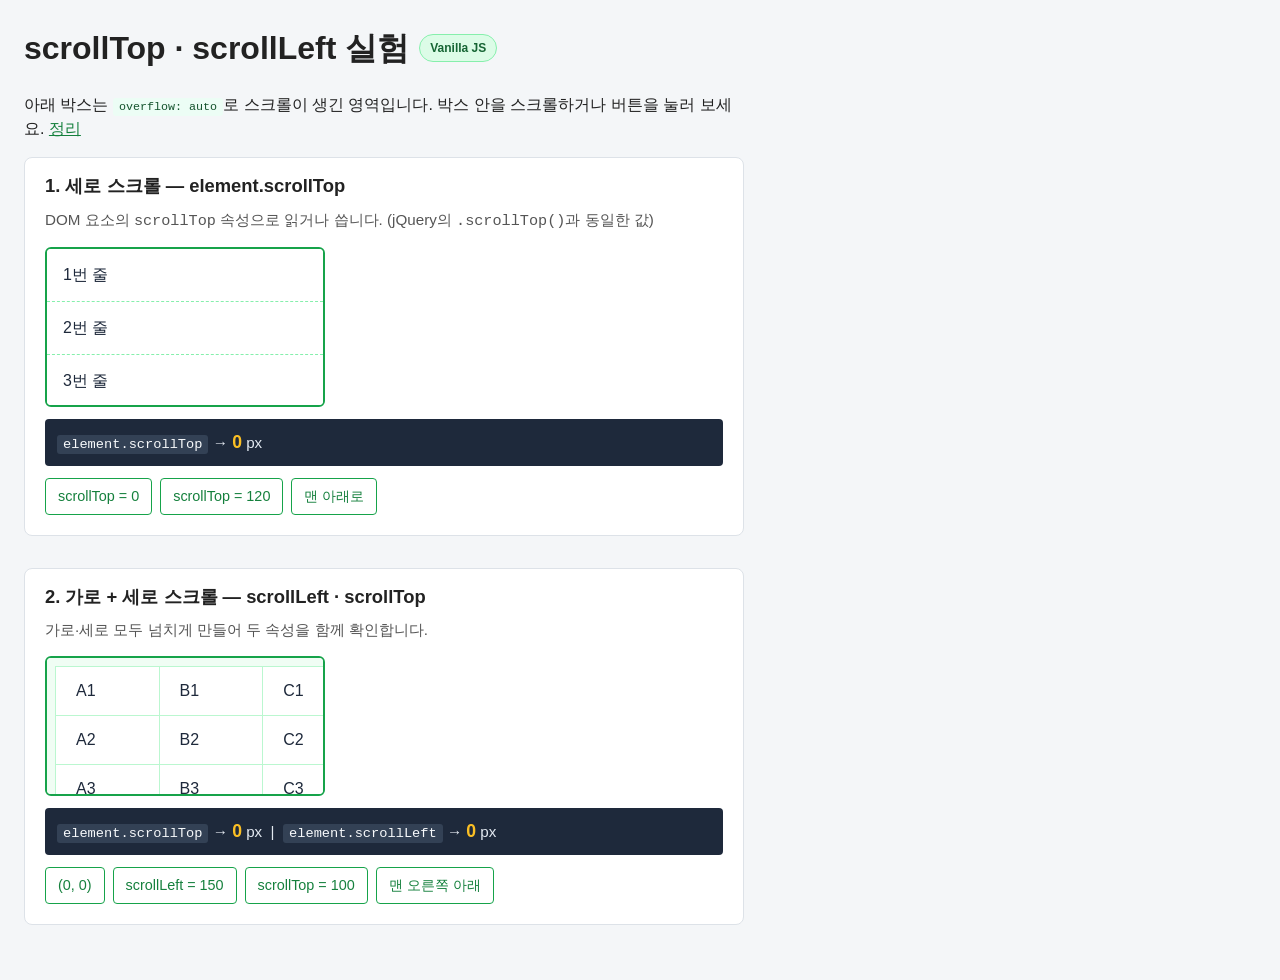
<file: 03.Frontend/03-02.JavaScript-DOM/3-2.01.scroll-position/index.html>
<!DOCTYPE html>
<html lang="ko">
<head>
	<meta charset="UTF-8">
	<meta name="viewport" content="width=device-width, initial-scale=1.0">
	<title>scrollTop / scrollLeft 실험 (순수 JavaScript)</title>
	<link rel="stylesheet" href="style.css">
	<script src="script.js" defer></script>
</head>
<body>
	<h1>scrollTop · scrollLeft 실험 <span class="badge">Vanilla JS</span></h1>
	<p class="intro">
		아래 박스는 <code>overflow: auto</code>로 스크롤이 생긴 영역입니다.
		박스 안을 스크롤하거나 버튼을 눌러 보세요.
		<a href="README.md">정리</a>
	</p>

	<section class="panel">
		<h2>1. 세로 스크롤 — element.scrollTop</h2>
		<p class="hint">DOM 요소의 <code>scrollTop</code> 속성으로 읽거나 씁니다. (jQuery의 <code>.scrollTop()</code>과 동일한 값)</p>

		<div id="box-vertical" class="scroll-box scroll-box--vertical">
			<div class="scroll-content">
				<p>1번 줄</p>
				<p>2번 줄</p>
				<p>3번 줄</p>
				<p>4번 줄</p>
				<p>5번 줄</p>
				<p>6번 줄</p>
				<p>7번 줄</p>
				<p>8번 줄</p>
				<p>9번 줄</p>
				<p>10번 줄 — 끝</p>
			</div>
		</div>

		<div class="readout">
			<code>element.scrollTop</code> → <strong id="read-vertical">0</strong> px
		</div>

		<div class="controls">
			<button type="button" data-target="#box-vertical" data-action="top">scrollTop = 0</button>
			<button type="button" data-target="#box-vertical" data-action="middle-v">scrollTop = 120</button>
			<button type="button" data-target="#box-vertical" data-action="bottom-v">맨 아래로</button>
		</div>
	</section>

	<section class="panel">
		<h2>2. 가로 + 세로 스크롤 — scrollLeft · scrollTop</h2>
		<p class="hint">가로·세로 모두 넘치게 만들어 두 속성을 함께 확인합니다.</p>

		<div id="box-both" class="scroll-box scroll-box--both">
			<div class="scroll-content scroll-content--wide">
				<table>
					<tbody>
						<tr><td>A1</td><td>B1</td><td>C1</td><td>D1</td><td>E1</td><td>F1</td></tr>
						<tr><td>A2</td><td>B2</td><td>C2</td><td>D2</td><td>E2</td><td>F2</td></tr>
						<tr><td>A3</td><td>B3</td><td>C3</td><td>D3</td><td>E3</td><td>F3</td></tr>
						<tr><td>A4</td><td>B4</td><td>C4</td><td>D4</td><td>E4</td><td>F4</td></tr>
						<tr><td>A5</td><td>B5</td><td>C5</td><td>D5</td><td>E5</td><td>F5</td></tr>
						<tr><td>A6</td><td>B6</td><td>C6</td><td>D6</td><td>E6</td><td>F6</td></tr>
						<tr><td>A7</td><td>B7</td><td>C7</td><td>D7</td><td>E7</td><td>F7</td></tr>
						<tr><td>A8</td><td>B8</td><td>C8</td><td>D8</td><td>E8</td><td>F8</td></tr>
					</tbody>
				</table>
			</div>
		</div>

		<div class="readout">
			<code>element.scrollTop</code> → <strong id="read-top-both">0</strong> px
			&nbsp;|&nbsp;
			<code>element.scrollLeft</code> → <strong id="read-left-both">0</strong> px
		</div>

		<div class="controls">
			<button type="button" data-target="#box-both" data-action="top-left">(0, 0)</button>
			<button type="button" data-target="#box-both" data-action="scroll-right">scrollLeft = 150</button>
			<button type="button" data-target="#box-both" data-action="scroll-down">scrollTop = 100</button>
			<button type="button" data-target="#box-both" data-action="bottom-right">맨 오른쪽 아래</button>
		</div>
	</section>
</body>
</html>
</file>
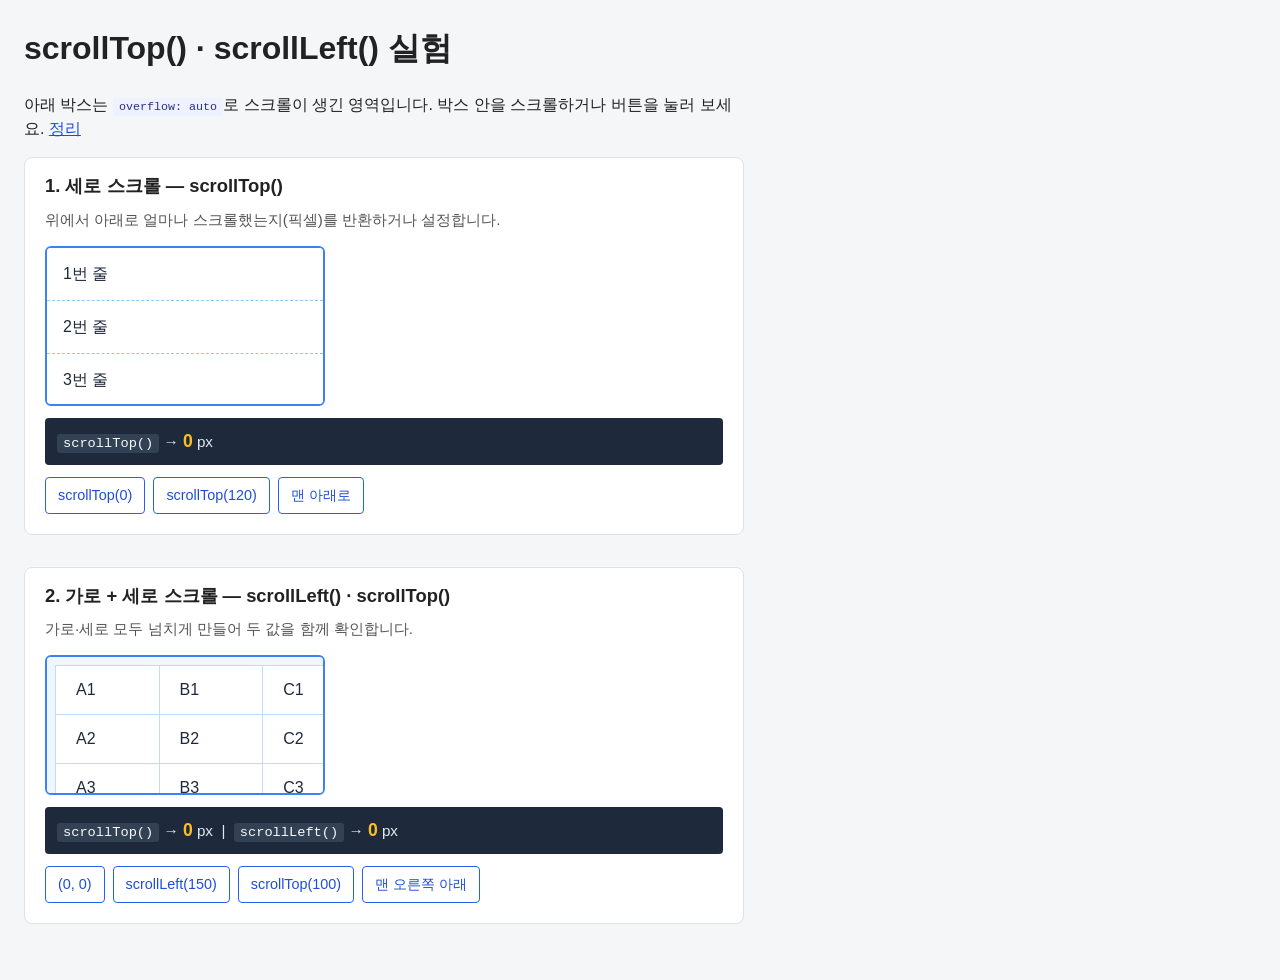
<file: 03.Frontend/03-03.jQuery/3-3.01.scroll-position/index.html>
<!DOCTYPE html>
<html lang="ko">
<head>
	<meta charset="UTF-8">
	<meta name="viewport" content="width=device-width, initial-scale=1.0">
	<title>scrollTop / scrollLeft 실험</title>
	<link rel="stylesheet" href="style.css">
	<script src="https://code.jquery.com/jquery-3.7.1.min.js"></script>
	<script src="script.js" defer></script>
</head>
<body>
	<h1>scrollTop() · scrollLeft() 실험</h1>
	<p class="intro">
		아래 박스는 <code>overflow: auto</code>로 스크롤이 생긴 영역입니다.
		박스 안을 스크롤하거나 버튼을 눌러 보세요.
		<a href="README.md">정리</a>
	</p>

	<section class="panel">
		<h2>1. 세로 스크롤 — scrollTop()</h2>
		<p class="hint">위에서 아래로 얼마나 스크롤했는지(픽셀)를 반환하거나 설정합니다.</p>

		<div id="box-vertical" class="scroll-box scroll-box--vertical">
			<div class="scroll-content">
				<p>1번 줄</p>
				<p>2번 줄</p>
				<p>3번 줄</p>
				<p>4번 줄</p>
				<p>5번 줄</p>
				<p>6번 줄</p>
				<p>7번 줄</p>
				<p>8번 줄</p>
				<p>9번 줄</p>
				<p>10번 줄 — 끝</p>
			</div>
		</div>

		<div class="readout">
			<code>scrollTop()</code> → <strong id="read-vertical">0</strong> px
		</div>

		<div class="controls">
			<button type="button" data-target="#box-vertical" data-action="top">scrollTop(0)</button>
			<button type="button" data-target="#box-vertical" data-action="middle-v">scrollTop(120)</button>
			<button type="button" data-target="#box-vertical" data-action="bottom-v">맨 아래로</button>
		</div>
	</section>

	<section class="panel">
		<h2>2. 가로 + 세로 스크롤 — scrollLeft() · scrollTop()</h2>
		<p class="hint">가로·세로 모두 넘치게 만들어 두 값을 함께 확인합니다.</p>

		<div id="box-both" class="scroll-box scroll-box--both">
			<div class="scroll-content scroll-content--wide">
				<table>
					<tbody>
						<tr><td>A1</td><td>B1</td><td>C1</td><td>D1</td><td>E1</td><td>F1</td></tr>
						<tr><td>A2</td><td>B2</td><td>C2</td><td>D2</td><td>E2</td><td>F2</td></tr>
						<tr><td>A3</td><td>B3</td><td>C3</td><td>D3</td><td>E3</td><td>F3</td></tr>
						<tr><td>A4</td><td>B4</td><td>C4</td><td>D4</td><td>E4</td><td>F4</td></tr>
						<tr><td>A5</td><td>B5</td><td>C5</td><td>D5</td><td>E5</td><td>F5</td></tr>
						<tr><td>A6</td><td>B6</td><td>C6</td><td>D6</td><td>E6</td><td>F6</td></tr>
						<tr><td>A7</td><td>B7</td><td>C7</td><td>D7</td><td>E7</td><td>F7</td></tr>
						<tr><td>A8</td><td>B8</td><td>C8</td><td>D8</td><td>E8</td><td>F8</td></tr>
					</tbody>
				</table>
			</div>
		</div>

		<div class="readout">
			<code>scrollTop()</code> → <strong id="read-top-both">0</strong> px
			&nbsp;|&nbsp;
			<code>scrollLeft()</code> → <strong id="read-left-both">0</strong> px
		</div>

		<div class="controls">
			<button type="button" data-target="#box-both" data-action="top-left">(0, 0)</button>
			<button type="button" data-target="#box-both" data-action="scroll-right">scrollLeft(150)</button>
			<button type="button" data-target="#box-both" data-action="scroll-down">scrollTop(100)</button>
			<button type="button" data-target="#box-both" data-action="bottom-right">맨 오른쪽 아래</button>
		</div>
	</section>
</body>
</html>
</file>
<file: 03.Frontend/03-02.JavaScript-DOM/3-2.01.scroll-position/style.css>
* {
	box-sizing: border-box;
}

body {
	margin: 0;
	padding: 24px;
	font-family: "Segoe UI", sans-serif;
	background: #f4f6f8;
	color: #222;
	line-height: 1.5;
}

h1 {
	margin-top: 0;
	display: flex;
	align-items: center;
	gap: 10px;
	flex-wrap: wrap;
}

.badge {
	display: inline-block;
	padding: 4px 10px;
	font-size: 0.75rem;
	font-weight: 600;
	color: #166534;
	background: #dcfce7;
	border: 1px solid #86efac;
	border-radius: 999px;
}

.intro {
	max-width: 720px;
}

.panel {
	max-width: 720px;
	margin-bottom: 32px;
	padding: 16px 20px 20px;
	background: #fff;
	border: 1px solid #dde2e8;
	border-radius: 8px;
}

.panel h2 {
	margin: 0 0 10px;
	padding: 0;
	font-size: 1.15rem;
	line-height: 1.35;
}

.hint {
	margin: 0 0 14px;
	color: #555;
	font-size: 0.95rem;
}

.scroll-box {
	border: 2px solid #16a34a;
	border-radius: 6px;
	background: #f0fdf4;
	overflow: auto;
	color: #1e293b;
}

.scroll-box--vertical {
	width: 280px;
	height: 160px;
}

.scroll-box--both {
	width: 280px;
	height: 140px;
}

.scroll-content p {
	margin: 0;
	padding: 14px 16px;
	border-bottom: 1px dashed #86efac;
	color: #1e293b;
	background: #fff;
}

.scroll-content--wide {
	width: 640px;
	min-height: 360px;
	padding: 8px;
}

.scroll-content--wide table {
	border-collapse: collapse;
	width: 100%;
}

.scroll-content--wide td {
	padding: 12px 20px;
	border: 1px solid #bbf7d0;
	background: #fff;
	color: #1e293b;
	white-space: nowrap;
}

.readout {
	margin: 12px 0;
	padding: 10px 12px;
	background: #1e293b;
	color: #e2e8f0;
	border-radius: 4px;
	font-size: 0.95rem;
}

.readout code {
	background: #334155;
	color: #f8fafc;
	padding: 2px 6px;
	border-radius: 3px;
	font-size: 0.9em;
}

.readout strong {
	color: #fbbf24;
	font-size: 1.1rem;
}

.controls {
	display: flex;
	flex-wrap: wrap;
	gap: 8px;
}

.controls button {
	padding: 8px 12px;
	border: 1px solid #16a34a;
	border-radius: 4px;
	background: #fff;
	color: #15803d;
	cursor: pointer;
	font-size: 0.9rem;
}

.controls button:hover {
	background: #dcfce7;
}

body > code,
.intro code {
	background: #ecfdf5;
	color: #14532d;
	padding: 2px 6px;
	border-radius: 3px;
	font-size: 0.9em;
}

.intro a {
	color: #15803d;
}
</file>
<file: 03.Frontend/03-03.jQuery/3-3.01.scroll-position/style.css>
* {
	box-sizing: border-box;
}

body {
	margin: 0;
	padding: 24px;
	font-family: "Segoe UI", sans-serif;
	background: #f4f6f8;
	color: #222;
	line-height: 1.5;
}

h1 {
	margin-top: 0;
}

.intro {
	max-width: 720px;
}

.panel {
	max-width: 720px;
	margin-bottom: 32px;
	padding: 16px 20px 20px;
	background: #fff;
	border: 1px solid #dde2e8;
	border-radius: 8px;
}

.panel h2 {
	margin: 0 0 10px;
	padding: 0;
	font-size: 1.15rem;
	line-height: 1.35;
}

.hint {
	margin: 0 0 14px;
	color: #555;
	font-size: 0.95rem;
}

/* 스크롤이 생기려면: 보이는 높이(또는 너비) < 내용 크기 + overflow */
.scroll-box {
	border: 2px solid #3b82f6;
	border-radius: 6px;
	background: #eff6ff;
	overflow: auto;
	color: #1e293b;
}

.scroll-box--vertical {
	width: 280px;
	height: 160px;
}

.scroll-box--both {
	width: 280px;
	height: 140px;
}

.scroll-content p {
	margin: 0;
	padding: 14px 16px;
	border-bottom: 1px dashed #93c5fd;
	color: #1e293b;
	background: #fff;
}

.scroll-content--wide {
	width: 640px;
	min-height: 360px;
	padding: 8px;
}

.scroll-content--wide table {
	border-collapse: collapse;
	width: 100%;
}

.scroll-content--wide td {
	padding: 12px 20px;
	border: 1px solid #bfdbfe;
	background: #fff;
	color: #1e293b;
	white-space: nowrap;
}

.readout {
	margin: 12px 0;
	padding: 10px 12px;
	background: #1e293b;
	color: #e2e8f0;
	border-radius: 4px;
	font-size: 0.95rem;
}

.readout code {
	background: #334155;
	color: #f8fafc;
	padding: 2px 6px;
	border-radius: 3px;
	font-size: 0.9em;
}

.readout strong {
	color: #fbbf24;
	font-size: 1.1rem;
}

.controls {
	display: flex;
	flex-wrap: wrap;
	gap: 8px;
}

.controls button {
	padding: 8px 12px;
	border: 1px solid #2563eb;
	border-radius: 4px;
	background: #fff;
	color: #1d4ed8;
	cursor: pointer;
	font-size: 0.9rem;
}

.controls button:hover {
	background: #dbeafe;
}

body > code,
.intro code {
	background: #eef2ff;
	color: #312e81;
	padding: 2px 6px;
	border-radius: 3px;
	font-size: 0.9em;
}

.intro a {
	color: #1d4ed8;
}
</file>
